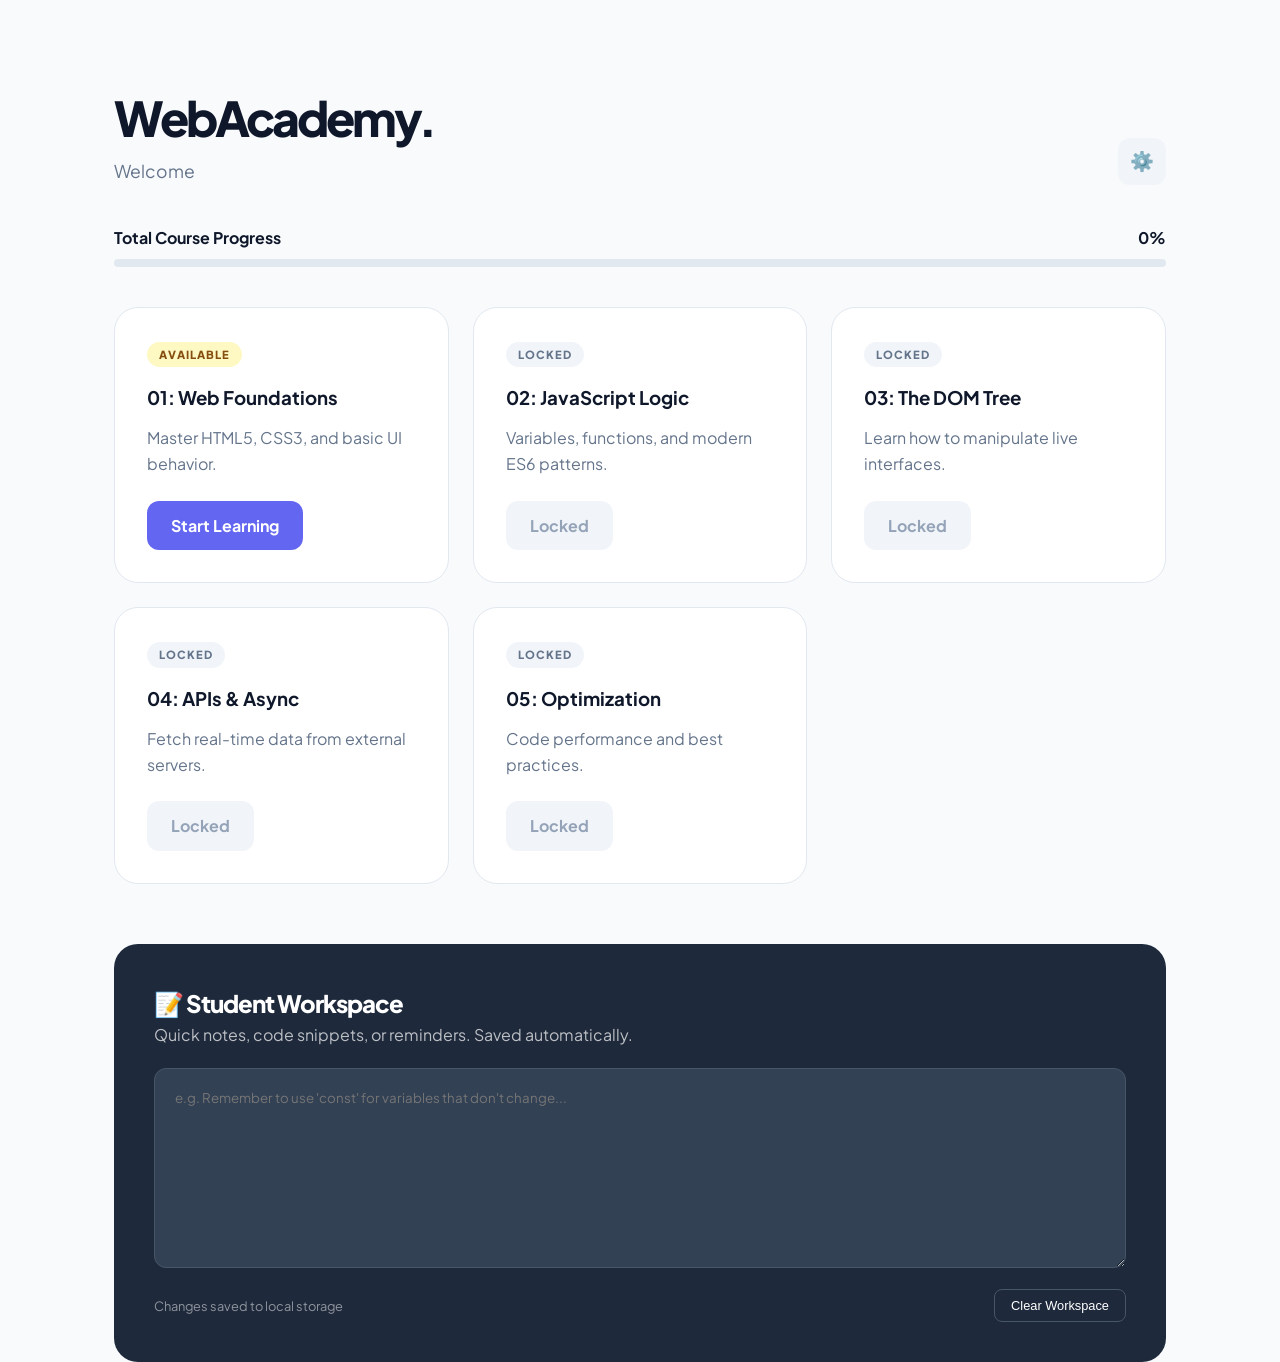
<file: index.html>
<!doctype html>
<html lang="en">
  <head>
    <meta charset="UTF-8" />
    <meta name="viewport" content="width=device-width, initial-scale=1.0" />
    <title>Dashboard | WebAcademy</title>
    <link rel="stylesheet" href="styles.css" />
    <link
      href="https://fonts.googleapis.com/css2?family=Plus+Jakarta+Sans:wght@400;500;600;700;800&display=swap"
      rel="stylesheet"
    />
    <style>
      /* Existing Styles */
      .header-section {
        padding: 80px 0 40px 0;
        display: flex;
        justify-content: space-between;
        align-items: flex-end;
      }
      .grid {
        display: grid;
        grid-template-columns: repeat(auto-fill, minmax(320px, 1fr));
        gap: 24px;
        margin-top: 40px;
      }
      .status-badge {
        font-size: 0.7rem;
        font-weight: 800;
        padding: 4px 12px;
        border-radius: 20px;
        text-transform: uppercase;
        letter-spacing: 1px;
        margin-bottom: 16px;
        display: inline-block;
      }
      .completed {
        background: #dcfce7;
        color: #166534;
      }
      .in-progress {
        background: #fef9c3;
        color: #854d0e;
      }
      .locked {
        background: #f1f5f9;
        color: #64748b;
      }
      .progress-bar-bg {
        width: 100%;
        height: 8px;
        background: #e2e8f0;
        border-radius: 4px;
        margin-bottom: 32px;
      }
      .progress-fill {
        height: 100%;
        background: var(--accent);
        border-radius: 4px;
        transition: width 1s ease;
      }

      /* New: Workspace & Settings Styles */
      .workspace-section {
        margin-top: 60px;
        padding: 40px;
        background: #1e293b;
        border-radius: 24px;
        color: white;
      }
      .notes-area {
        width: 100%;
        height: 200px;
        background: #334155;
        border: 1px solid #475569;
        border-radius: 12px;
        padding: 20px;
        color: white;
        font-family: inherit;
        margin-top: 20px;
        resize: vertical;
      }

      #settings-panel {
        display: none;
        position: fixed;
        top: 20px;
        right: 20px;
        background: white;
        border: 1px solid var(--border);
        padding: 24px;
        border-radius: 16px;
        box-shadow: 0 10px 25px rgba(0, 0, 0, 0.1);
        z-index: 1000;
        width: 260px;
        color: var(--text-main);
      }
      .settings-toggle-btn {
        background: #f1f5f9;
        border: none;
        padding: 12px;
        border-radius: 12px;
        cursor: pointer;
        font-size: 1.2rem;
        transition: background 0.2s;
      }
      .settings-toggle-btn:hover {
        background: #e2e8f0;
      }
    </style>
  </head>
  <body>
    <div id="settings-panel">
      <h3 style="margin-bottom: 16px; font-size: 1.1rem">Dashboard Settings</h3>
      <div style="margin-bottom: 20px">
        <label
          style="
            display: flex;
            align-items: center;
            gap: 10px;
            cursor: pointer;
            font-size: 0.9rem;
          "
        >
        </label>
      </div>
      <button
        class="btn-primary"
        style="width: 100%; background: #ef4444"
        onclick="resetProgress()"
      >
        Reset All Progress
      </button>
      <button
        style="
          width: 100%;
          background: none;
          border: none;
          margin-top: 15px;
          cursor: pointer;
          color: var(--text-muted);
        "
        onclick="toggleSettings()"
      >
        Close
      </button>
    </div>

    <main class="container">
      <header class="header-section">
        <div>
          <h1 style="font-size: 3rem; font-weight: 800; letter-spacing: -3px">
            WebAcademy.
          </h1>
          <p style="color: var(--text-muted); font-size: 1.1rem">Welcome</p>
        </div>
        <button class="settings-toggle-btn" onclick="toggleSettings()">
          ⚙️
        </button>
      </header>

      <div class="progress-section">
        <div
          style="
            display: flex;
            justify-content: space-between;
            margin-bottom: 8px;
            font-weight: 700;
          "
        >
          <span>Total Course Progress</span>
          <span id="progress-text">0%</span>
        </div>
        <div class="progress-bar-bg">
          <div id="progress-fill" class="progress-fill" style="width: 0%"></div>
        </div>
      </div>

      <div class="grid">
        <div class="glass-card" id="card1">
          <span id="status1" class="status-badge in-progress">Available</span>
          <h3>01: Web Foundations</h3>
          <p style="color: var(--text-muted); margin: 12px 0 24px 0">
            Master HTML5, CSS3, and basic UI behavior.
          </p>
          <a href="courses/module1.html" class="btn-primary" id="btn1"
            >Start Learning</a
          >
        </div>

        <div class="glass-card" id="card2">
          <span id="status2" class="status-badge locked">Locked</span>
          <h3>02: JavaScript Logic</h3>
          <p style="color: var(--text-muted); margin: 12px 0 24px 0">
            Variables, functions, and modern ES6 patterns.
          </p>
          <a
            href="courses/module2.html"
            class="btn-primary btn-locked"
            id="btn2"
            >Locked</a
          >
        </div>

        <div class="glass-card" id="card3">
          <span id="status3" class="status-badge locked">Locked</span>
          <h3>03: The DOM Tree</h3>
          <p style="color: var(--text-muted); margin: 12px 0 24px 0">
            Learn how to manipulate live interfaces.
          </p>
          <a
            href="courses/module3.html"
            class="btn-primary btn-locked"
            id="btn3"
            >Locked</a
          >
        </div>

        <div class="glass-card" id="card4">
          <span id="status4" class="status-badge locked">Locked</span>
          <h3>04: APIs & Async</h3>
          <p style="color: var(--text-muted); margin: 12px 0 24px 0">
            Fetch real-time data from external servers.
          </p>
          <a
            href="courses/module4.html"
            class="btn-primary btn-locked"
            id="btn4"
            >Locked</a
          >
        </div>

        <div class="glass-card" id="card5">
          <span id="status5" class="status-badge locked">Locked</span>
          <h3>05: Optimization</h3>
          <p style="color: var(--text-muted); margin: 12px 0 24px 0">
            Code performance and best practices.
          </p>
          <a
            href="courses/module5.html"
            class="btn-primary btn-locked"
            id="btn5"
            >Locked</a
          >
        </div>
      </div>

      <section class="workspace-section">
        <h2 style="font-weight: 800; letter-spacing: -1px">
          📝 Student Workspace
        </h2>
        <p style="opacity: 0.7">
          Quick notes, code snippets, or reminders. Saved automatically.
        </p>
        <textarea
          id="user-notes"
          class="notes-area"
          placeholder="e.g. Remember to use 'const' for variables that don't change..."
        ></textarea>
        <div
          style="
            margin-top: 15px;
            display: flex;
            justify-content: space-between;
            align-items: center;
          "
        >
          <span id="save-status" style="font-size: 0.8rem; opacity: 0.5"
            >Changes saved to local storage</span
          >
          <button
            onclick="clearNotes()"
            style="
              background: none;
              border: 1px solid #475569;
              color: white;
              padding: 8px 16px;
              border-radius: 8px;
              cursor: pointer;
              font-size: 0.8rem;
            "
          >
            Clear Workspace
          </button>
        </div>
      </section>
    </main>

    <script>
      document.addEventListener("DOMContentLoaded", () => {
        const modules = [1, 2, 3, 4, 5];
        let completedCount = 0;

        // --- MODULE PROGRESSION LOGIC ---
        modules.forEach((num) => {
          const isCompleted =
            localStorage.getItem(`module${num}_completed`) === "true";
          const statusBadge = document.getElementById(`status${num}`);
          const btn = document.getElementById(`btn${num}`);

          if (isCompleted) {
            completedCount++;
            statusBadge.innerText = "Completed";
            statusBadge.className = "status-badge completed";
            btn.innerText = "Review Lesson";

            const nextNum = num + 1;
            if (nextNum <= 5) {
              const nextBtn = document.getElementById(`btn${nextNum}`);
              const nextStatus = document.getElementById(`status${nextNum}`);
              nextBtn.classList.remove("btn-locked");
              nextBtn.innerText = "Continue";
              nextStatus.innerText = "Available";
              nextStatus.className = "status-badge in-progress";
            }
          }
        });

        const percent = (completedCount / 5) * 100;
        document.getElementById("progress-fill").style.width = percent + "%";
        document.getElementById("progress-text").innerText =
          Math.round(percent) + "%";

        // --- NOTES LOGIC ---
        const notesArea = document.getElementById("user-notes");
        const saveStatus = document.getElementById("save-status");

        // Load existing notes
        notesArea.value = localStorage.getItem("webacademy_notes") || "";

        // Save on input
        notesArea.addEventListener("input", () => {
          localStorage.setItem("webacademy_notes", notesArea.value);
          saveStatus.innerText = "Saving...";
          setTimeout(() => {
            saveStatus.innerText = "Changes saved to local storage";
          }, 1000);
        });
      });

      // --- SETTINGS FUNCTIONS ---
      function toggleSettings() {
        const panel = document.getElementById("settings-panel");
        panel.style.display =
          panel.style.display === "block" ? "none" : "block";
      }

      function resetProgress() {
        if (
          confirm(
            "Are you sure? This will lock all modules and delete your notes.",
          )
        ) {
          localStorage.clear();
          window.location.reload();
        }
      }

      function clearNotes() {
        if (confirm("Clear your workspace?")) {
          document.getElementById("user-notes").value = "";
          localStorage.removeItem("webacademy_notes");
        }
      }
    </script>
  </body>
</html>
</file>
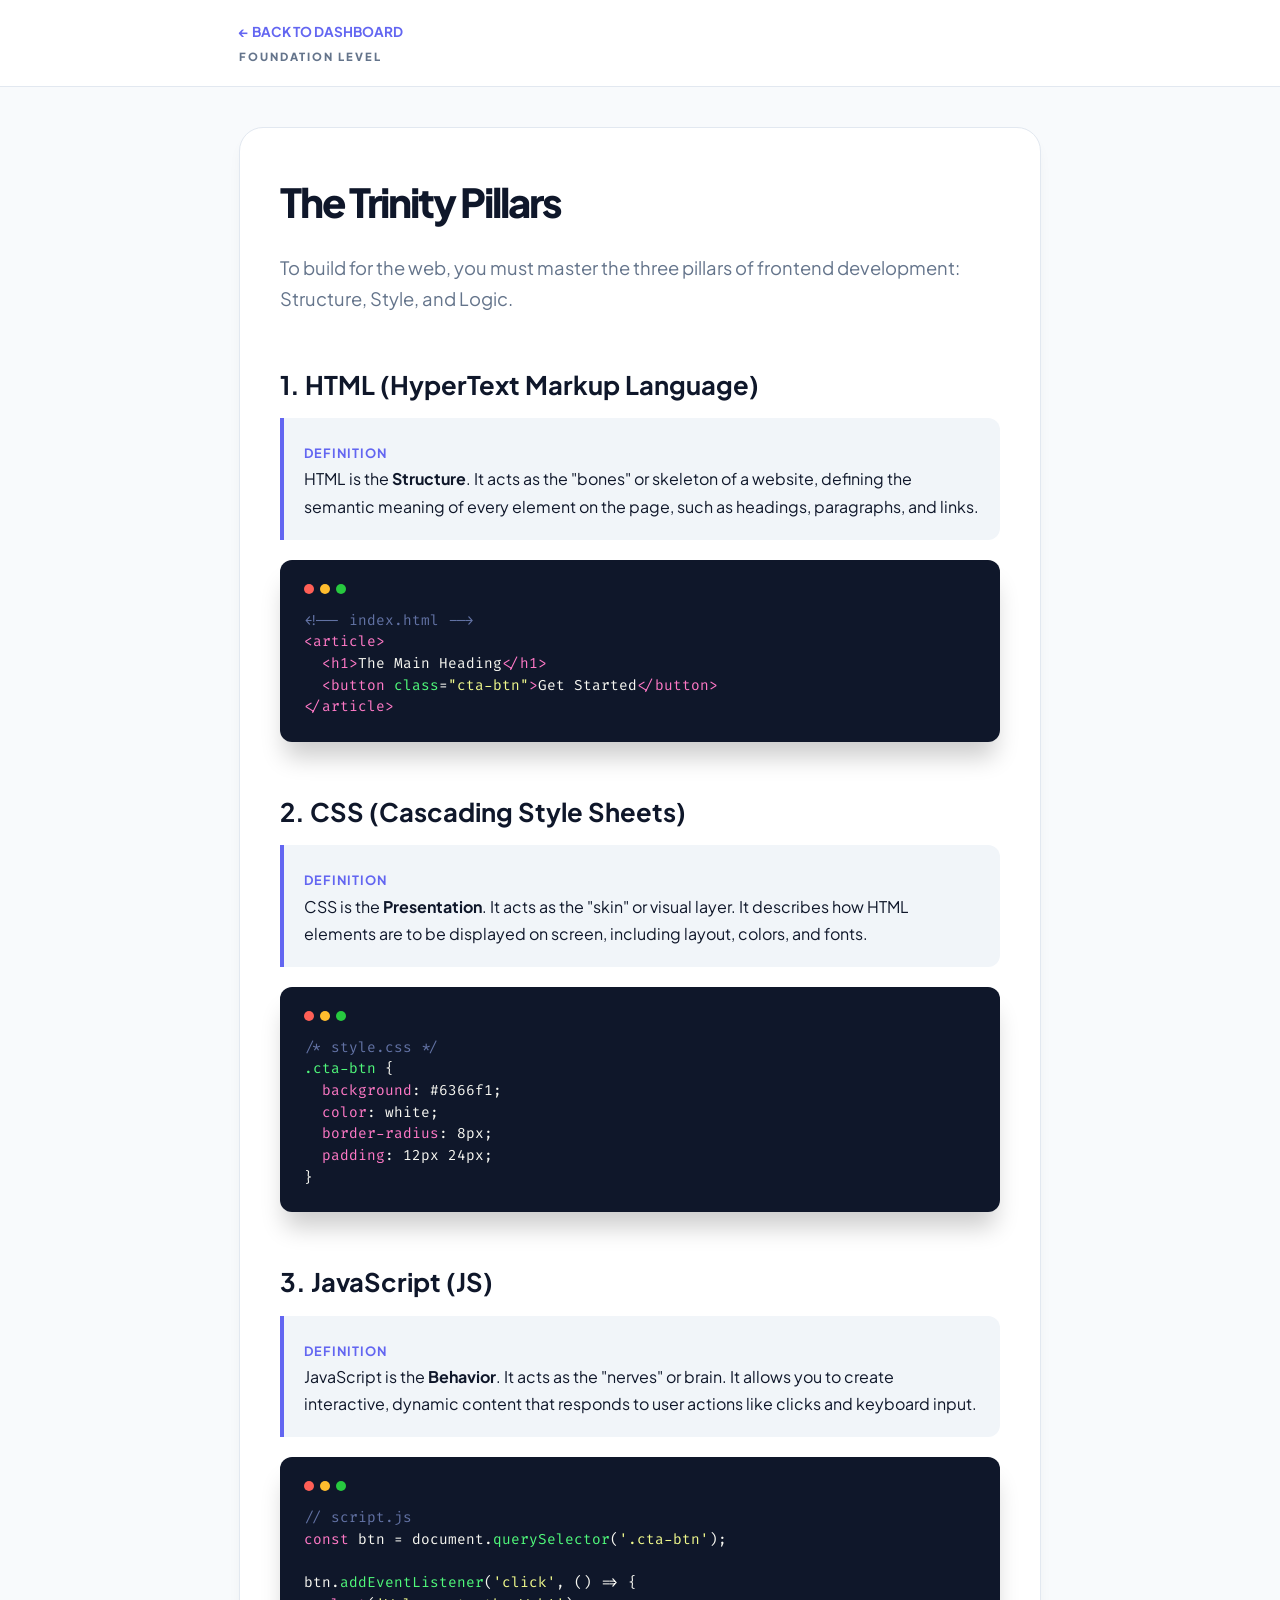
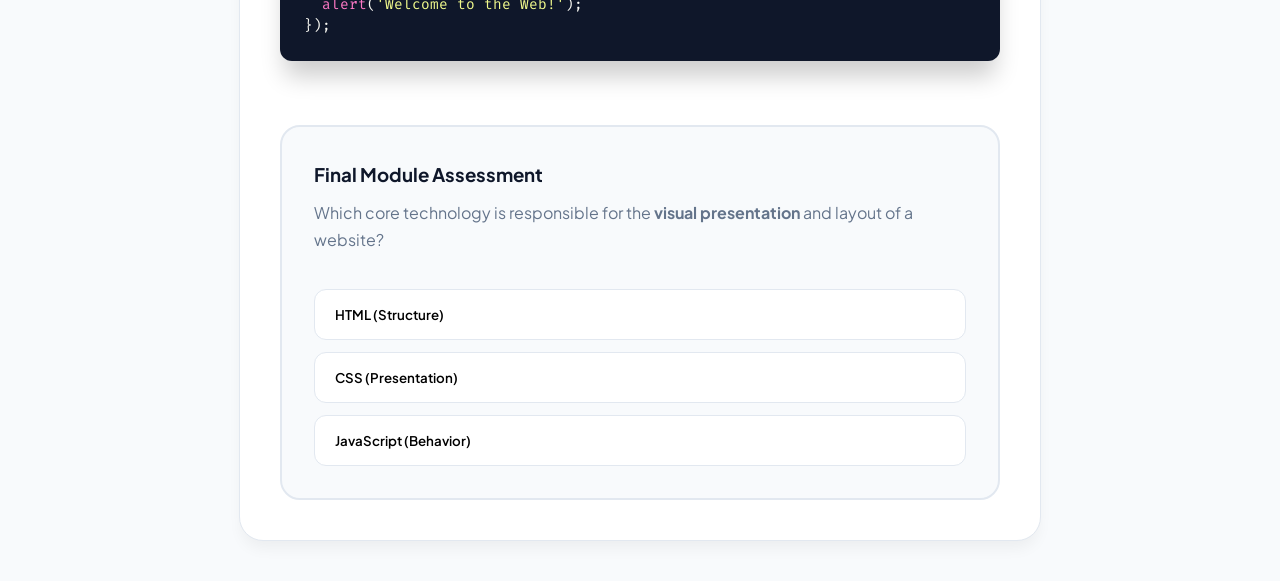
<file: courses/module1.html>
<!doctype html>
<html lang="en">
  <head>
    <meta charset="UTF-8" />
    <meta name="viewport" content="width=device-width, initial-scale=1.0" />
    <title>Module 1: The Trinity Pillars | WebAcademy</title>
    <link
      href="https://fonts.googleapis.com/css2?family=Plus+Jakarta+Sans:wght@400;500;600;700;800&family=Fira+Code:wght@400;500&display=swap"
      rel="stylesheet"
    />
    <style>
      :root {
        --accent: #6366f1;
        --bg: #f8fafc;
        --card: #ffffff;
        --text-main: #0f172a;
        --text-muted: #64748b;
        --border: #e2e8f0;
        --code-bg: #0f172a;
      }

      * {
        box-sizing: border-box;
        margin: 0;
        padding: 0;
      }

      body {
        background: var(--bg);
        font-family: "Plus Jakarta Sans", sans-serif;
        color: var(--text-main);
        line-height: 1.7;
      }

      /* --- NAVIGATION --- */
      .lesson-header {
        background: var(--card);
        border-bottom: 1px solid var(--border);
        padding: 20px 0;
        position: sticky;
        top: 0;
        z-index: 100;
      }

      .container {
        max-width: 850px;
        margin: 0 auto;
        padding: 0 24px;
      }

      .back-link {
        text-decoration: none;
        color: var(--accent);
        font-weight: 700;
        font-size: 0.85rem;
        display: flex;
        align-items: center;
        gap: 6px;
        margin-bottom: 4px;
      }

      /* --- LESSON CONTENT --- */
      .lesson-card {
        background: var(--card);
        border: 1px solid var(--border);
        border-radius: 24px;
        padding: 40px;
        margin: 40px 0;
        box-shadow: 0 10px 15px -3px rgba(0, 0, 0, 0.05);
      }

      h1 {
        font-size: 2.5rem;
        font-weight: 800;
        letter-spacing: -2px;
        margin-bottom: 16px;
      }
      h2 {
        font-size: 1.6rem;
        font-weight: 700;
        margin-top: 48px;
        margin-bottom: 12px;
        color: var(--text-main);
      }

      .intro-text {
        font-size: 1.15rem;
        color: var(--text-muted);
        margin-bottom: 32px;
      }

      .definition-box {
        background: #f1f5f9;
        border-left: 4px solid var(--accent);
        padding: 20px;
        border-radius: 0 12px 12px 0;
        margin-bottom: 20px;
      }

      .definition-box strong {
        color: var(--accent);
        text-transform: uppercase;
        font-size: 0.8rem;
        letter-spacing: 1px;
      }

      /* --- CODE TERMINAL --- */
      .terminal {
        background: var(--code-bg);
        border-radius: 12px;
        padding: 24px;
        margin-bottom: 32px;
        position: relative;
        box-shadow: 0 20px 25px -5px rgba(0, 0, 0, 0.2);
      }

      .terminal-header {
        display: flex;
        gap: 6px;
        margin-bottom: 16px;
      }
      .dot {
        width: 10px;
        height: 10px;
        border-radius: 50%;
      }
      .red {
        background: #ff5f56;
      }
      .yellow {
        background: #ffbd2e;
      }
      .green {
        background: #27c93f;
      }

      pre {
        margin: 0;
        color: #f8f8f2;
        font-family: "Fira Code", monospace;
        font-size: 0.9rem;
        overflow-x: auto;
        line-height: 1.5;
      }

      /* --- QUIZ UI --- */
      .quiz-section {
        background: #f8fafc;
        border: 2px solid var(--border);
        border-radius: 20px;
        padding: 32px;
        margin-top: 64px;
      }

      .option-btn {
        width: 100%;
        background: var(--card);
        border: 1px solid var(--border);
        padding: 16px 20px;
        border-radius: 12px;
        margin-top: 12px;
        cursor: pointer;
        font-weight: 600;
        font-family: inherit;
        text-align: left;
        transition: all 0.2s ease;
      }

      .option-btn:hover {
        border-color: var(--accent);
        transform: translateX(5px);
      }
      .option-btn.correct {
        border-color: #22c55e;
        background: #f0fdf4;
        color: #166534;
      }
      .option-btn.wrong {
        border-color: #ef4444;
        background: #fef2f2;
        color: #991b1b;
      }

      .btn-finish {
        background: var(--accent);
        color: white;
        border: none;
        padding: 18px;
        border-radius: 12px;
        font-weight: 800;
        font-size: 1rem;
        cursor: pointer;
        width: 100%;
        margin-top: 24px;
        transition: opacity 0.2s;
      }

      .btn-finish:hover {
        opacity: 0.9;
      }
    </style>
  </head>
  <body>
    <header class="lesson-header">
      <div class="container">
        <a href="../index.html" class="back-link">← BACK TO DASHBOARD</a>
        <div
          style="
            font-weight: 800;
            color: var(--text-muted);
            font-size: 0.7rem;
            text-transform: uppercase;
            letter-spacing: 2px;
          "
        >
          Foundation Level
        </div>
      </div>
    </header>

    <main class="container">
      <article class="lesson-card">
        <h1>The Trinity Pillars</h1>
        <p class="intro-text">
          To build for the web, you must master the three pillars of frontend
          development: Structure, Style, and Logic.
        </p>

        <section>
          <h2>1. HTML (HyperText Markup Language)</h2>
          <div class="definition-box">
            <strong>Definition</strong>
            <p>
              HTML is the <b>Structure</b>. It acts as the "bones" or skeleton
              of a website, defining the semantic meaning of every element on
              the page, such as headings, paragraphs, and links.
            </p>
          </div>
          <div class="terminal">
            <div class="terminal-header">
              <div class="dot red"></div>
              <div class="dot yellow"></div>
              <div class="dot green"></div>
            </div>
            <pre>
<span style="color: #6272a4;">&lt;!-- index.html --&gt;</span>
<span style="color: #ff79c6;">&lt;article&gt;</span>
  <span style="color: #ff79c6;">&lt;h1&gt;</span>The Main Heading<span style="color: #ff79c6;">&lt;/h1&gt;</span>
  <span style="color: #ff79c6;">&lt;button</span> <span style="color: #50fa7b;">class</span>=<span style="color: #f1fa8c;">"cta-btn"</span><span style="color: #ff79c6;">&gt;</span>Get Started<span style="color: #ff79c6;">&lt;/button&gt;</span>
<span style="color: #ff79c6;">&lt;/article&gt;</span></pre>
          </div>
        </section>

        <section>
          <h2>2. CSS (Cascading Style Sheets)</h2>
          <div class="definition-box">
            <strong>Definition</strong>
            <p>
              CSS is the <b>Presentation</b>. It acts as the "skin" or visual
              layer. It describes how HTML elements are to be displayed on
              screen, including layout, colors, and fonts.
            </p>
          </div>
          <div class="terminal">
            <div class="terminal-header">
              <div class="dot red"></div>
              <div class="dot yellow"></div>
              <div class="dot green"></div>
            </div>
            <pre>
<span style="color: #6272a4;">/* style.css */</span>
<span style="color: #50fa7b;">.cta-btn</span> {
  <span style="color: #ff79c6;">background</span>: #6366f1;
  <span style="color: #ff79c6;">color</span>: white;
  <span style="color: #ff79c6;">border-radius</span>: 8px;
  <span style="color: #ff79c6;">padding</span>: 12px 24px;
}</pre>
          </div>
        </section>

        <section>
          <h2>3. JavaScript (JS)</h2>
          <div class="definition-box">
            <strong>Definition</strong>
            <p>
              JavaScript is the <b>Behavior</b>. It acts as the "nerves" or
              brain. It allows you to create interactive, dynamic content that
              responds to user actions like clicks and keyboard input.
            </p>
          </div>
          <div class="terminal">
            <div class="terminal-header">
              <div class="dot red"></div>
              <div class="dot yellow"></div>
              <div class="dot green"></div>
            </div>
            <pre>
<span style="color: #6272a4;">// script.js</span>
<span style="color: #ff79c6;">const</span> btn = document.<span style="color: #50fa7b;">querySelector</span>(<span style="color: #f1fa8c;">'.cta-btn'</span>);

btn.<span style="color: #50fa7b;">addEventListener</span>(<span style="color: #f1fa8c;">'click'</span>, () => {
  <span style="color: #ff79c6;">alert</span>(<span style="color: #f1fa8c;">'Welcome to the Web!'</span>);
});</pre>
          </div>
        </section>

        <div id="quiz-ui" class="quiz-section">
          <h3 style="margin-bottom: 8px">Final Module Assessment</h3>
          <p style="color: var(--text-muted); margin-bottom: 24px">
            Which core technology is responsible for the
            <b>visual presentation</b> and layout of a website?
          </p>

          <button class="option-btn" onclick="checkAnswer(this, 'html')">
            HTML (Structure)
          </button>
          <button class="option-btn" onclick="checkAnswer(this, 'css')">
            CSS (Presentation)
          </button>
          <button class="option-btn" onclick="checkAnswer(this, 'js')">
            JavaScript (Behavior)
          </button>
        </div>

        <div
          id="success-ui"
          style="display: none; text-align: center; margin-top: 60px"
        >
          <div style="font-size: 4rem; margin-bottom: 16px">🏆</div>
          <h2 style="margin-bottom: 8px">Module 1 Completed!</h2>
          <p class="intro-text">
            You've mastered the definitions and roles of the Trinity Pillars.
          </p>
          <button onclick="saveAndExit()" class="btn-finish">
            Unlock Module 02 →
          </button>
        </div>
      </article>
    </main>

    <script>
      function checkAnswer(btn, choice) {
        const btns = document.querySelectorAll(".option-btn");

        if (choice === "css") {
          btn.classList.add("correct");
          btn.innerHTML = "✓ Correct! CSS handles visual style.";
          setTimeout(() => {
            document.getElementById("quiz-ui").style.display = "none";
            document.getElementById("success-ui").style.display = "block";
            window.scrollTo({
              top: document.body.scrollHeight,
              behavior: "smooth",
            });
          }, 800);
        } else {
          btn.classList.add("wrong");
          btn.innerHTML = "✕ Incorrect. Try again.";
          setTimeout(() => {
            btn.classList.remove("wrong");
            btn.innerHTML =
              choice === "html" ? "HTML (Structure)" : "JavaScript (Behavior)";
          }, 1500);
        }
      }

      function saveAndExit() {
        localStorage.setItem("module1_completed", "true");
        window.location.href = "../index.html";
      }
    </script>
  </body>
</html>
</file>
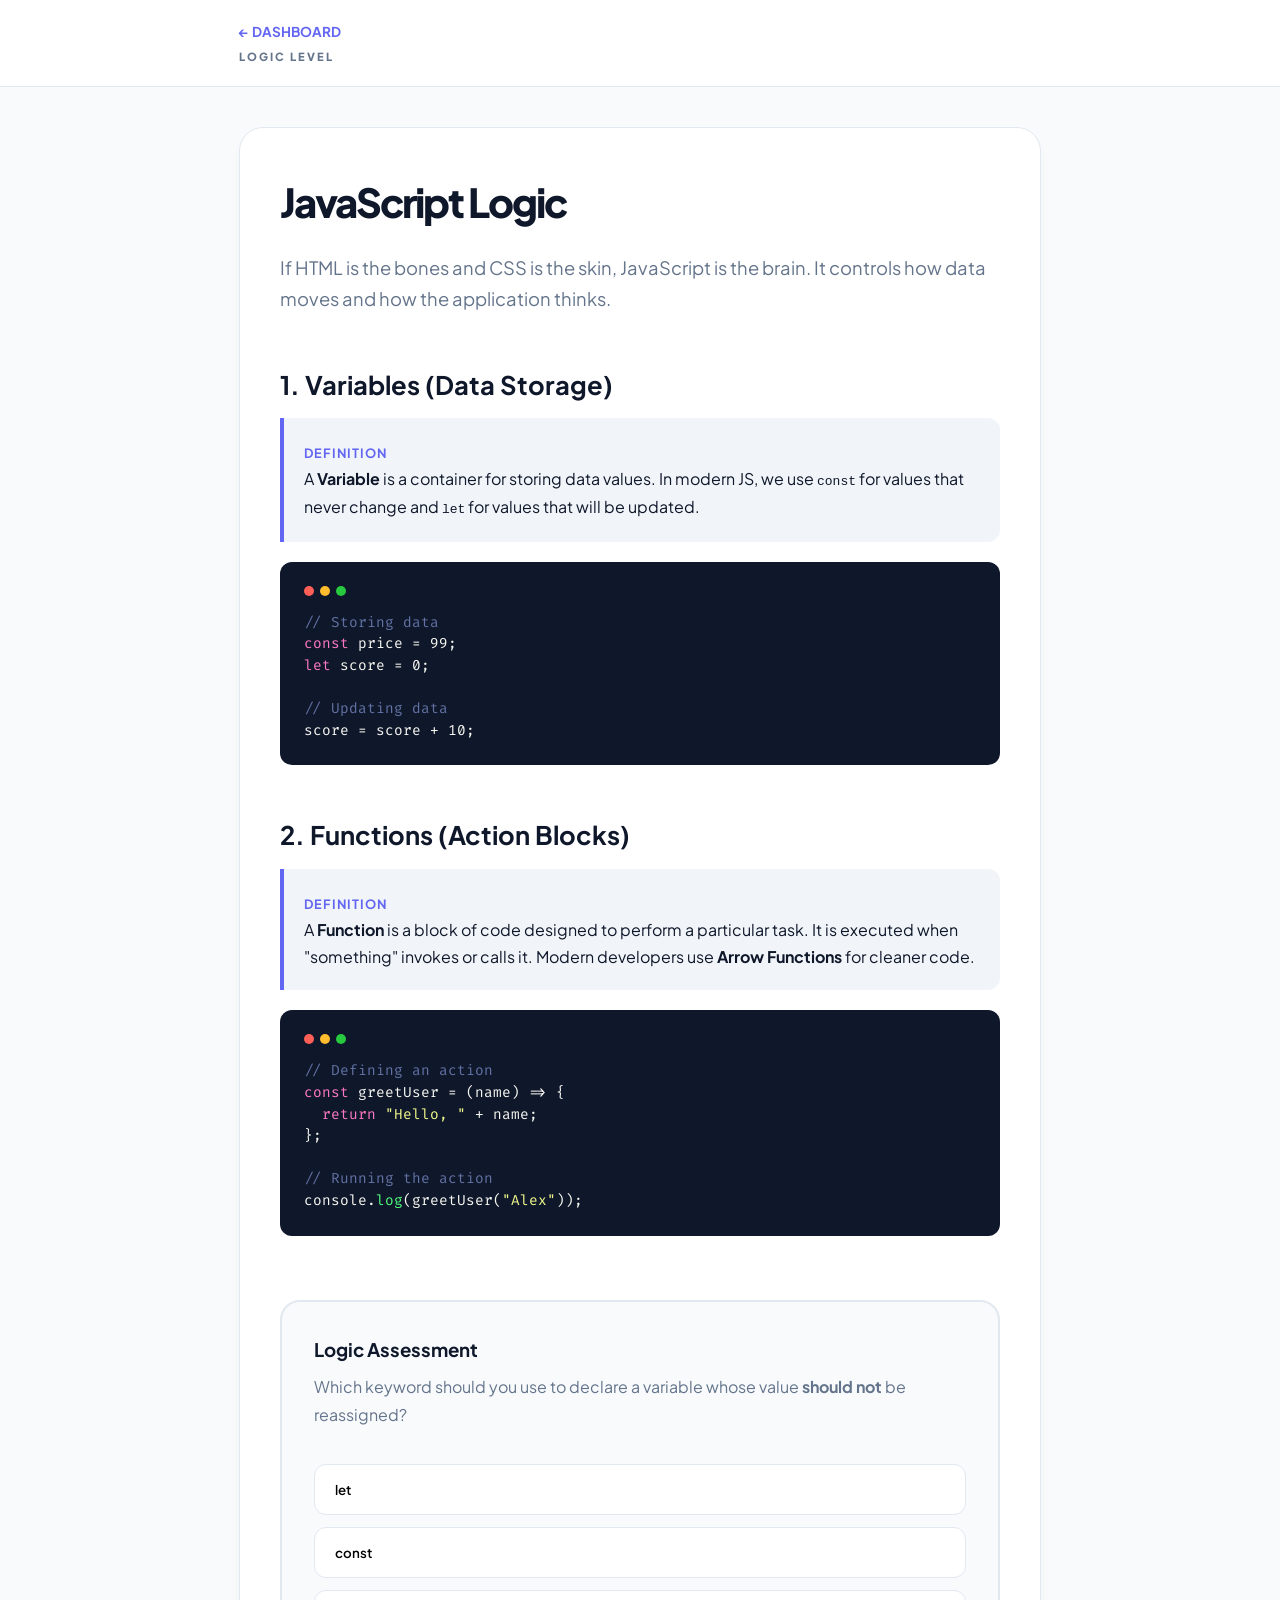
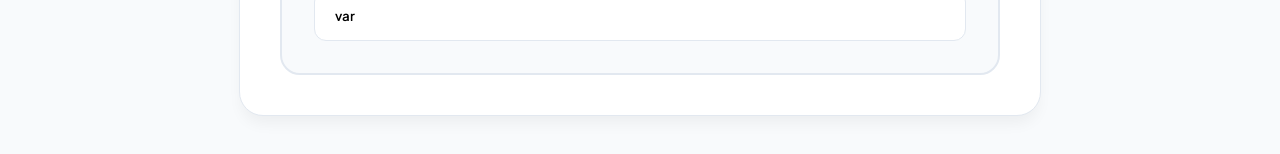
<file: courses/module2.html>
<!doctype html>
<html lang="en">
  <head>
    <meta charset="UTF-8" />
    <meta name="viewport" content="width=device-width, initial-scale=1.0" />
    <title>Module 2: JS Logic | WebAcademy</title>
    <link
      href="https://fonts.googleapis.com/css2?family=Plus+Jakarta+Sans:wght@400;500;600;700;800&family=Fira+Code:wght@400;500&display=swap"
      rel="stylesheet"
    />
    <style>
      :root {
        --accent: #6366f1;
        --bg: #f8fafc;
        --card: #ffffff;
        --text-main: #0f172a;
        --text-muted: #64748b;
        --border: #e2e8f0;
        --code-bg: #0f172a;
      }

      * {
        box-sizing: border-box;
        margin: 0;
        padding: 0;
      }

      body {
        background: var(--bg);
        font-family: "Plus Jakarta Sans", sans-serif;
        color: var(--text-main);
        line-height: 1.7;
      }

      /* --- NAVIGATION --- */
      .lesson-header {
        background: var(--card);
        border-bottom: 1px solid var(--border);
        padding: 20px 0;
        position: sticky;
        top: 0;
        z-index: 100;
      }

      .container {
        max-width: 850px;
        margin: 0 auto;
        padding: 0 24px;
      }

      .back-link {
        text-decoration: none;
        color: var(--accent);
        font-weight: 700;
        font-size: 0.85rem;
        display: flex;
        align-items: center;
        gap: 6px;
        margin-bottom: 4px;
      }

      /* --- LESSON CONTENT --- */
      .lesson-card {
        background: var(--card);
        border: 1px solid var(--border);
        border-radius: 24px;
        padding: 40px;
        margin: 40px 0;
        box-shadow: 0 10px 15px -3px rgba(0, 0, 0, 0.05);
      }

      h1 {
        font-size: 2.5rem;
        font-weight: 800;
        letter-spacing: -2px;
        margin-bottom: 16px;
      }
      h2 {
        font-size: 1.6rem;
        font-weight: 700;
        margin-top: 48px;
        margin-bottom: 12px;
        color: var(--text-main);
      }

      .intro-text {
        font-size: 1.15rem;
        color: var(--text-muted);
        margin-bottom: 32px;
      }

      .definition-box {
        background: #f1f5f9;
        border-left: 4px solid var(--accent);
        padding: 20px;
        border-radius: 0 12px 12px 0;
        margin-bottom: 20px;
      }

      .definition-box strong {
        color: var(--accent);
        text-transform: uppercase;
        font-size: 0.8rem;
        letter-spacing: 1px;
      }

      /* --- CODE TERMINAL --- */
      .terminal {
        background: var(--code-bg);
        border-radius: 12px;
        padding: 24px;
        margin-bottom: 32px;
        position: relative;
      }

      .terminal-header {
        display: flex;
        gap: 6px;
        margin-bottom: 16px;
      }
      .dot {
        width: 10px;
        height: 10px;
        border-radius: 50%;
      }
      .red {
        background: #ff5f56;
      }
      .yellow {
        background: #ffbd2e;
      }
      .green {
        background: #27c93f;
      }

      pre {
        margin: 0;
        color: #f8f8f2;
        font-family: "Fira Code", monospace;
        font-size: 0.9rem;
        overflow-x: auto;
        line-height: 1.5;
      }

      /* --- QUIZ UI --- */
      .quiz-section {
        background: #f8fafc;
        border: 2px solid var(--border);
        border-radius: 20px;
        padding: 32px;
        margin-top: 64px;
      }

      .option-btn {
        width: 100%;
        background: var(--card);
        border: 1px solid var(--border);
        padding: 16px 20px;
        border-radius: 12px;
        margin-top: 12px;
        cursor: pointer;
        font-weight: 600;
        font-family: inherit;
        text-align: left;
        transition: all 0.2s ease;
      }

      .option-btn:hover {
        border-color: var(--accent);
        transform: translateX(5px);
      }
      .option-btn.correct {
        border-color: #22c55e;
        background: #f0fdf4;
        color: #166534;
      }
      .option-btn.wrong {
        border-color: #ef4444;
        background: #fef2f2;
        color: #991b1b;
      }

      .btn-finish {
        background: var(--accent);
        color: white;
        border: none;
        padding: 18px;
        border-radius: 12px;
        font-weight: 800;
        font-size: 1rem;
        cursor: pointer;
        width: 100%;
        margin-top: 24px;
      }
    </style>
  </head>
  <body>
    <header class="lesson-header">
      <div class="container">
        <a href="../index.html" class="back-link">← DASHBOARD</a>
        <div
          style="
            font-weight: 800;
            color: var(--text-muted);
            font-size: 0.7rem;
            text-transform: uppercase;
            letter-spacing: 2px;
          "
        >
          Logic Level
        </div>
      </div>
    </header>

    <main class="container">
      <article class="lesson-card">
        <h1>JavaScript Logic</h1>
        <p class="intro-text">
          If HTML is the bones and CSS is the skin, JavaScript is the brain. It
          controls how data moves and how the application thinks.
        </p>

        <section>
          <h2>1. Variables (Data Storage)</h2>
          <div class="definition-box">
            <strong>Definition</strong>
            <p>
              A <b>Variable</b> is a container for storing data values. In
              modern JS, we use <code>const</code> for values that never change
              and <code>let</code> for values that will be updated.
            </p>
          </div>
          <div class="terminal">
            <div class="terminal-header">
              <div class="dot red"></div>
              <div class="dot yellow"></div>
              <div class="dot green"></div>
            </div>
            <pre>
<span style="color: #6272a4;">// Storing data</span>
<span style="color: #ff79c6;">const</span> price = 99; 
<span style="color: #ff79c6;">let</span> score = 0;

<span style="color: #6272a4;">// Updating data</span>
score = score + 10;</pre>
          </div>
        </section>

        <section>
          <h2>2. Functions (Action Blocks)</h2>
          <div class="definition-box">
            <strong>Definition</strong>
            <p>
              A <b>Function</b> is a block of code designed to perform a
              particular task. It is executed when "something" invokes or calls
              it. Modern developers use <b>Arrow Functions</b> for cleaner code.
            </p>
          </div>
          <div class="terminal">
            <div class="terminal-header">
              <div class="dot red"></div>
              <div class="dot yellow"></div>
              <div class="dot green"></div>
            </div>
            <pre>
<span style="color: #6272a4;">// Defining an action</span>
<span style="color: #ff79c6;">const</span> greetUser = (name) => {
  <span style="color: #ff79c6;">return</span> <span style="color: #f1fa8c;">"Hello, "</span> + name;
};

<span style="color: #6272a4;">// Running the action</span>
console.<span style="color: #50fa7b;">log</span>(greetUser(<span style="color: #f1fa8c;">"Alex"</span>));</pre>
          </div>
        </section>

        <div id="quiz-ui" class="quiz-section">
          <h3 style="margin-bottom: 8px">Logic Assessment</h3>
          <p style="color: var(--text-muted); margin-bottom: 24px">
            Which keyword should you use to declare a variable whose value
            <b>should not</b> be reassigned?
          </p>

          <button class="option-btn" onclick="checkAnswer(this, 'let')">
            let
          </button>
          <button class="option-btn" onclick="checkAnswer(this, 'const')">
            const
          </button>
          <button class="option-btn" onclick="checkAnswer(this, 'var')">
            var
          </button>
        </div>

        <div
          id="success-ui"
          style="display: none; text-align: center; margin-top: 60px"
        >
          <div style="font-size: 4rem; margin-bottom: 16px">🧠</div>
          <h2 style="margin-bottom: 8px">Module 2 Completed!</h2>
          <p class="intro-text">
            You've mastered the fundamentals of data and functional logic.
          </p>
          <button onclick="saveAndExit()" class="btn-finish">
            Unlock Module 03 →
          </button>
        </div>
      </article>
    </main>

    <script>
      function checkAnswer(btn, choice) {
        if (choice === "const") {
          btn.classList.add("correct");
          btn.innerHTML = "✓ Correct! Const is for constants.";
          setTimeout(() => {
            document.getElementById("quiz-ui").style.display = "none";
            document.getElementById("success-ui").style.display = "block";
            window.scrollTo({
              top: document.body.scrollHeight,
              behavior: "smooth",
            });
          }, 800);
        } else {
          btn.classList.add("wrong");
          btn.innerHTML = "✕ Incorrect. That value can be changed.";
          setTimeout(() => {
            btn.classList.remove("wrong");
            btn.innerHTML = choice;
          }, 1500);
        }
      }

      function saveAndExit() {
        localStorage.setItem("module2_completed", "true");
        window.location.href = "../index.html";
      }
    </script>
  </body>
</html>
</file>
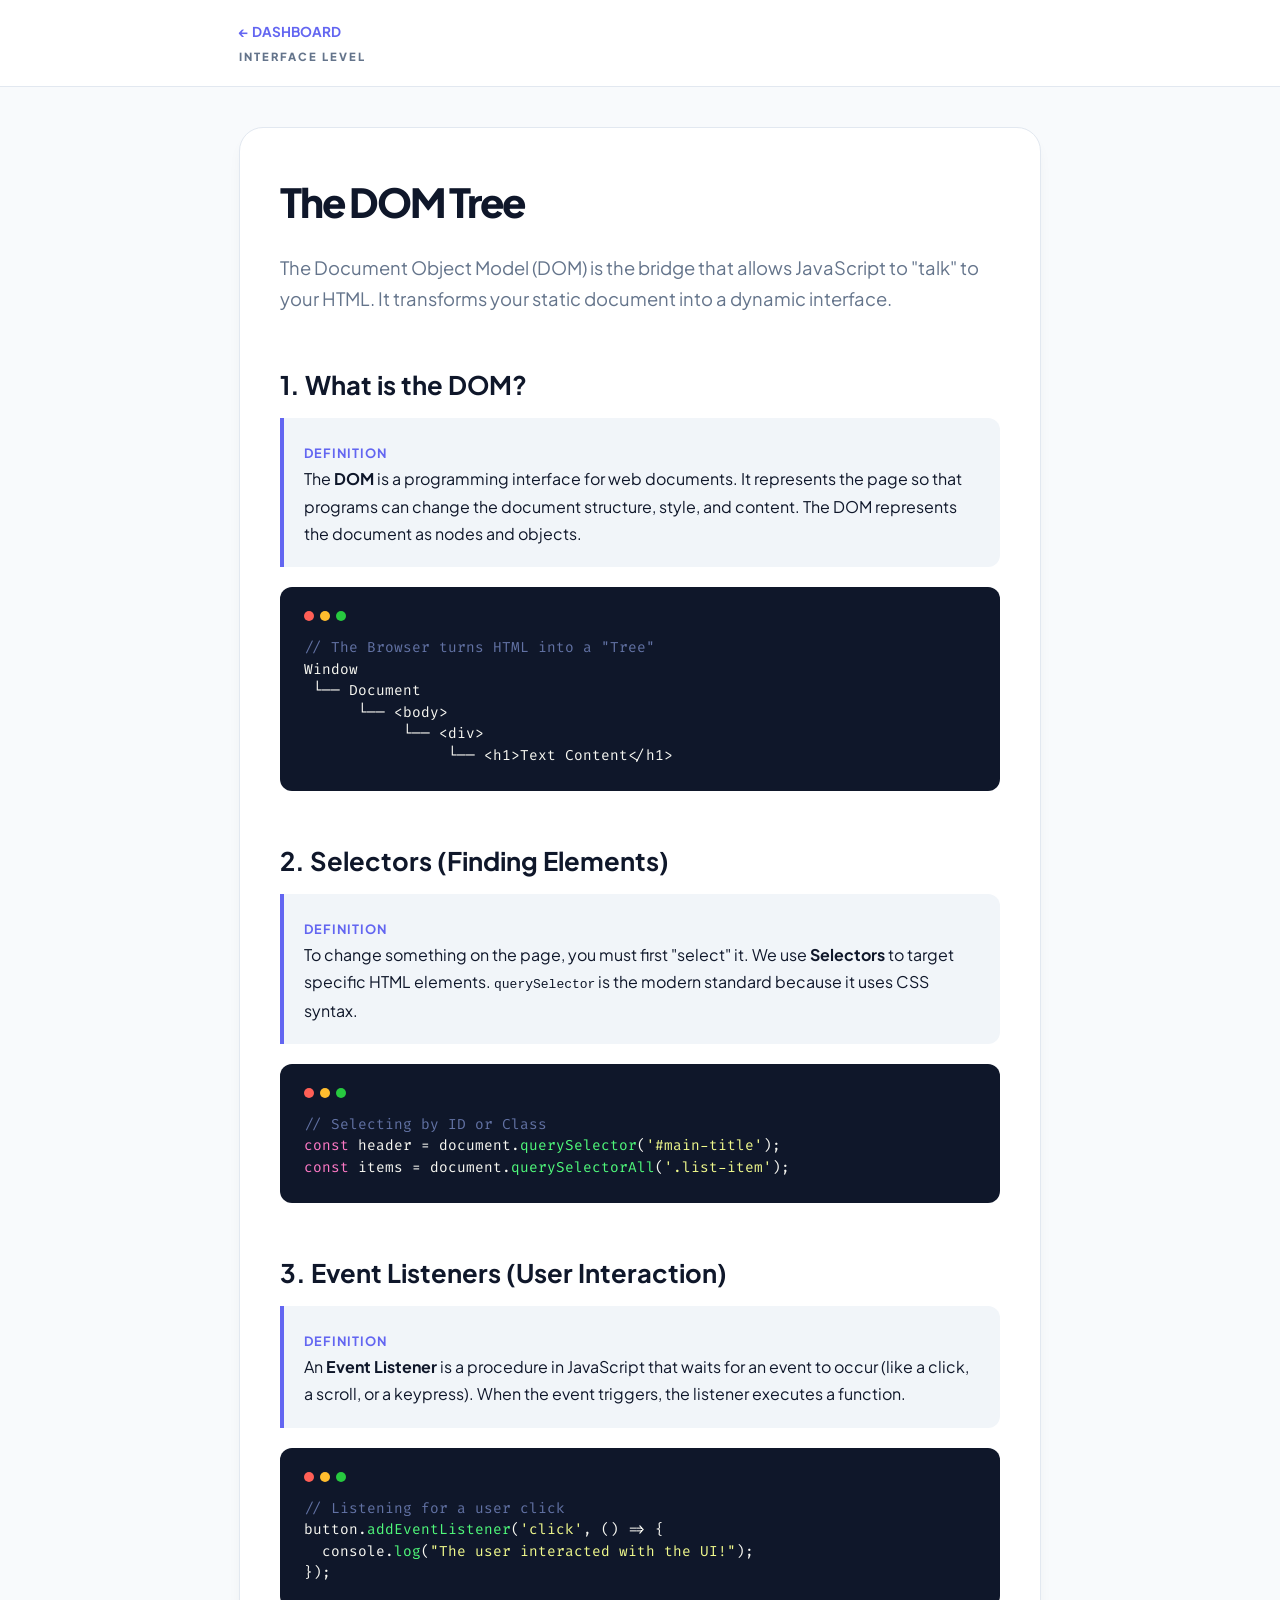
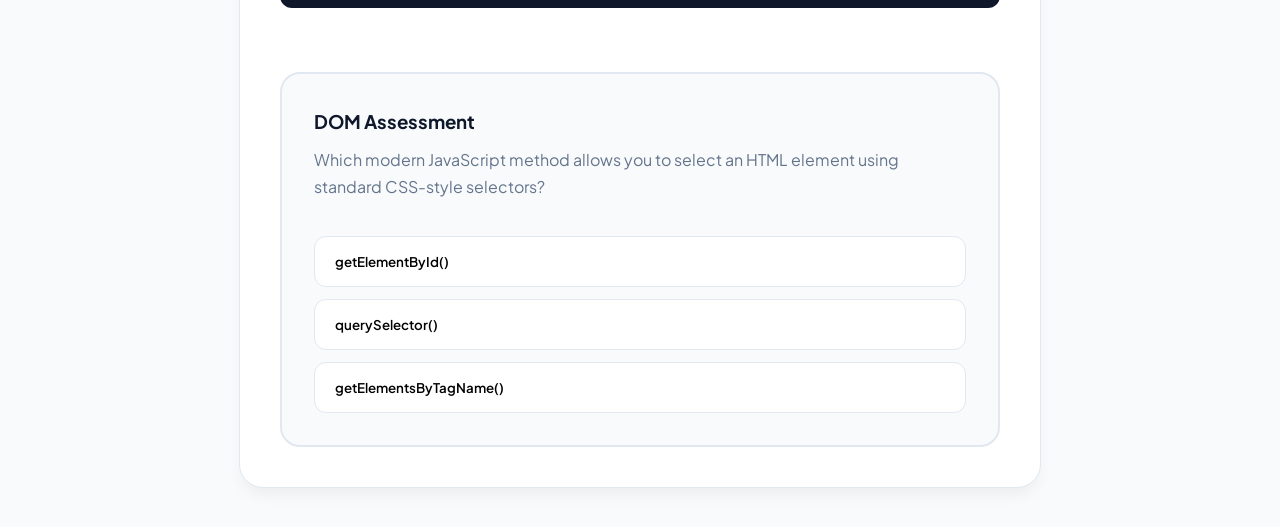
<file: courses/module3.html>
<!doctype html>
<html lang="en">
  <head>
    <meta charset="UTF-8" />
    <meta name="viewport" content="width=device-width, initial-scale=1.0" />
    <title>Module 3: The DOM | WebAcademy</title>
    <link
      href="https://fonts.googleapis.com/css2?family=Plus+Jakarta+Sans:wght@400;500;600;700;800&family=Fira+Code:wght@400;500&display=swap"
      rel="stylesheet"
    />
    <style>
      :root {
        --accent: #6366f1;
        --bg: #f8fafc;
        --card: #ffffff;
        --text-main: #0f172a;
        --text-muted: #64748b;
        --border: #e2e8f0;
        --code-bg: #0f172a;
      }

      * {
        box-sizing: border-box;
        margin: 0;
        padding: 0;
      }

      body {
        background: var(--bg);
        font-family: "Plus Jakarta Sans", sans-serif;
        color: var(--text-main);
        line-height: 1.7;
      }

      /* --- NAVIGATION --- */
      .lesson-header {
        background: var(--card);
        border-bottom: 1px solid var(--border);
        padding: 20px 0;
        position: sticky;
        top: 0;
        z-index: 100;
      }

      .container {
        max-width: 850px;
        margin: 0 auto;
        padding: 0 24px;
      }

      .back-link {
        text-decoration: none;
        color: var(--accent);
        font-weight: 700;
        font-size: 0.85rem;
        display: flex;
        align-items: center;
        gap: 6px;
        margin-bottom: 4px;
      }

      /* --- LESSON CONTENT --- */
      .lesson-card {
        background: var(--card);
        border: 1px solid var(--border);
        border-radius: 24px;
        padding: 40px;
        margin: 40px 0;
        box-shadow: 0 10px 15px -3px rgba(0, 0, 0, 0.05);
      }

      h1 {
        font-size: 2.5rem;
        font-weight: 800;
        letter-spacing: -2px;
        margin-bottom: 16px;
      }
      h2 {
        font-size: 1.6rem;
        font-weight: 700;
        margin-top: 48px;
        margin-bottom: 12px;
        color: var(--text-main);
      }

      .intro-text {
        font-size: 1.15rem;
        color: var(--text-muted);
        margin-bottom: 32px;
      }

      .definition-box {
        background: #f1f5f9;
        border-left: 4px solid var(--accent);
        padding: 20px;
        border-radius: 0 12px 12px 0;
        margin-bottom: 20px;
      }

      .definition-box strong {
        color: var(--accent);
        text-transform: uppercase;
        font-size: 0.8rem;
        letter-spacing: 1px;
      }

      /* --- CODE TERMINAL --- */
      .terminal {
        background: var(--code-bg);
        border-radius: 12px;
        padding: 24px;
        margin-bottom: 32px;
        position: relative;
      }

      .terminal-header {
        display: flex;
        gap: 6px;
        margin-bottom: 16px;
      }
      .dot {
        width: 10px;
        height: 10px;
        border-radius: 50%;
      }
      .red {
        background: #ff5f56;
      }
      .yellow {
        background: #ffbd2e;
      }
      .green {
        background: #27c93f;
      }

      pre {
        margin: 0;
        color: #f8f8f2;
        font-family: "Fira Code", monospace;
        font-size: 0.9rem;
        overflow-x: auto;
        line-height: 1.5;
      }

      /* --- QUIZ UI --- */
      .quiz-section {
        background: #f8fafc;
        border: 2px solid var(--border);
        border-radius: 20px;
        padding: 32px;
        margin-top: 64px;
      }

      .option-btn {
        width: 100%;
        background: var(--card);
        border: 1px solid var(--border);
        padding: 16px 20px;
        border-radius: 12px;
        margin-top: 12px;
        cursor: pointer;
        font-weight: 600;
        font-family: inherit;
        text-align: left;
        transition: all 0.2s ease;
      }

      .option-btn:hover {
        border-color: var(--accent);
        transform: translateX(5px);
      }
      .option-btn.correct {
        border-color: #22c55e;
        background: #f0fdf4;
        color: #166534;
      }
      .option-btn.wrong {
        border-color: #ef4444;
        background: #fef2f2;
        color: #991b1b;
      }

      .btn-finish {
        background: var(--accent);
        color: white;
        border: none;
        padding: 18px;
        border-radius: 12px;
        font-weight: 800;
        font-size: 1rem;
        cursor: pointer;
        width: 100%;
        margin-top: 24px;
      }
    </style>
  </head>
  <body>
    <header class="lesson-header">
      <div class="container">
        <a href="../index.html" class="back-link">← DASHBOARD</a>
        <div
          style="
            font-weight: 800;
            color: var(--text-muted);
            font-size: 0.7rem;
            text-transform: uppercase;
            letter-spacing: 2px;
          "
        >
          Interface Level
        </div>
      </div>
    </header>

    <main class="container">
      <article class="lesson-card">
        <h1>The DOM Tree</h1>
        <p class="intro-text">
          The Document Object Model (DOM) is the bridge that allows JavaScript
          to "talk" to your HTML. It transforms your static document into a
          dynamic interface.
        </p>

        <section>
          <h2>1. What is the DOM?</h2>
          <div class="definition-box">
            <strong>Definition</strong>
            <p>
              The <b>DOM</b> is a programming interface for web documents. It
              represents the page so that programs can change the document
              structure, style, and content. The DOM represents the document as
              nodes and objects.
            </p>
          </div>
          <div class="terminal">
            <div class="terminal-header">
              <div class="dot red"></div>
              <div class="dot yellow"></div>
              <div class="dot green"></div>
            </div>
            <pre>
<span style="color: #6272a4;">// The Browser turns HTML into a "Tree"</span>
Window
 └── Document
      └── &lt;body&gt;
           └── &lt;div&gt;
                └── &lt;h1&gt;Text Content&lt;/h1&gt;</pre>
          </div>
        </section>

        <section>
          <h2>2. Selectors (Finding Elements)</h2>
          <div class="definition-box">
            <strong>Definition</strong>
            <p>
              To change something on the page, you must first "select" it. We
              use <b>Selectors</b> to target specific HTML elements.
              <code>querySelector</code> is the modern standard because it uses
              CSS syntax.
            </p>
          </div>
          <div class="terminal">
            <div class="terminal-header">
              <div class="dot red"></div>
              <div class="dot yellow"></div>
              <div class="dot green"></div>
            </div>
            <pre>
<span style="color: #6272a4;">// Selecting by ID or Class</span>
<span style="color: #ff79c6;">const</span> header = document.<span style="color: #50fa7b;">querySelector</span>(<span style="color: #f1fa8c;">'#main-title'</span>);
<span style="color: #ff79c6;">const</span> items = document.<span style="color: #50fa7b;">querySelectorAll</span>(<span style="color: #f1fa8c;">'.list-item'</span>);</pre>
          </div>
        </section>

        <section>
          <h2>3. Event Listeners (User Interaction)</h2>
          <div class="definition-box">
            <strong>Definition</strong>
            <p>
              An <b>Event Listener</b> is a procedure in JavaScript that waits
              for an event to occur (like a click, a scroll, or a keypress).
              When the event triggers, the listener executes a function.
            </p>
          </div>
          <div class="terminal">
            <div class="terminal-header">
              <div class="dot red"></div>
              <div class="dot yellow"></div>
              <div class="dot green"></div>
            </div>
            <pre>
<span style="color: #6272a4;">// Listening for a user click</span>
button.<span style="color: #50fa7b;">addEventListener</span>(<span style="color: #f1fa8c;">'click'</span>, () => {
  console.<span style="color: #50fa7b;">log</span>(<span style="color: #f1fa8c;">"The user interacted with the UI!"</span>);
});</pre>
          </div>
        </section>

        <div id="quiz-ui" class="quiz-section">
          <h3 style="margin-bottom: 8px">DOM Assessment</h3>
          <p style="color: var(--text-muted); margin-bottom: 24px">
            Which modern JavaScript method allows you to select an HTML element
            using standard CSS-style selectors?
          </p>

          <button class="option-btn" onclick="checkAnswer(this, 'id')">
            getElementById()
          </button>
          <button class="option-btn" onclick="checkAnswer(this, 'query')">
            querySelector()
          </button>
          <button class="option-btn" onclick="checkAnswer(this, 'tag')">
            getElementsByTagName()
          </button>
        </div>

        <div
          id="success-ui"
          style="display: none; text-align: center; margin-top: 60px"
        >
          <div style="font-size: 4rem; margin-bottom: 16px">🎨</div>
          <h2 style="margin-bottom: 8px">Module 3 Completed!</h2>
          <p class="intro-text">
            You now know how to manipulate the interface and respond to user
            intent.
          </p>
          <button onclick="saveAndExit()" class="btn-finish">
            Unlock Module 04 →
          </button>
        </div>
      </article>
    </main>

    <script>
      function checkAnswer(btn, choice) {
        if (choice === "query") {
          btn.classList.add("correct");
          btn.innerHTML = "✓ Correct! querySelector is the versatile standard.";
          setTimeout(() => {
            document.getElementById("quiz-ui").style.display = "none";
            document.getElementById("success-ui").style.display = "block";
            window.scrollTo({
              top: document.body.scrollHeight,
              behavior: "smooth",
            });
          }, 800);
        } else {
          btn.classList.add("wrong");
          btn.innerHTML =
            "✕ Not quite. Think about the most modern CSS-like method.";
          setTimeout(() => {
            btn.classList.remove("wrong");
            btn.innerHTML =
              choice === "id" ? "getElementById()" : "getElementsByTagName()";
          }, 1500);
        }
      }

      function saveAndExit() {
        localStorage.setItem("module3_completed", "true");
        window.location.href = "../index.html";
      }
    </script>
  </body>
</html>
</file>
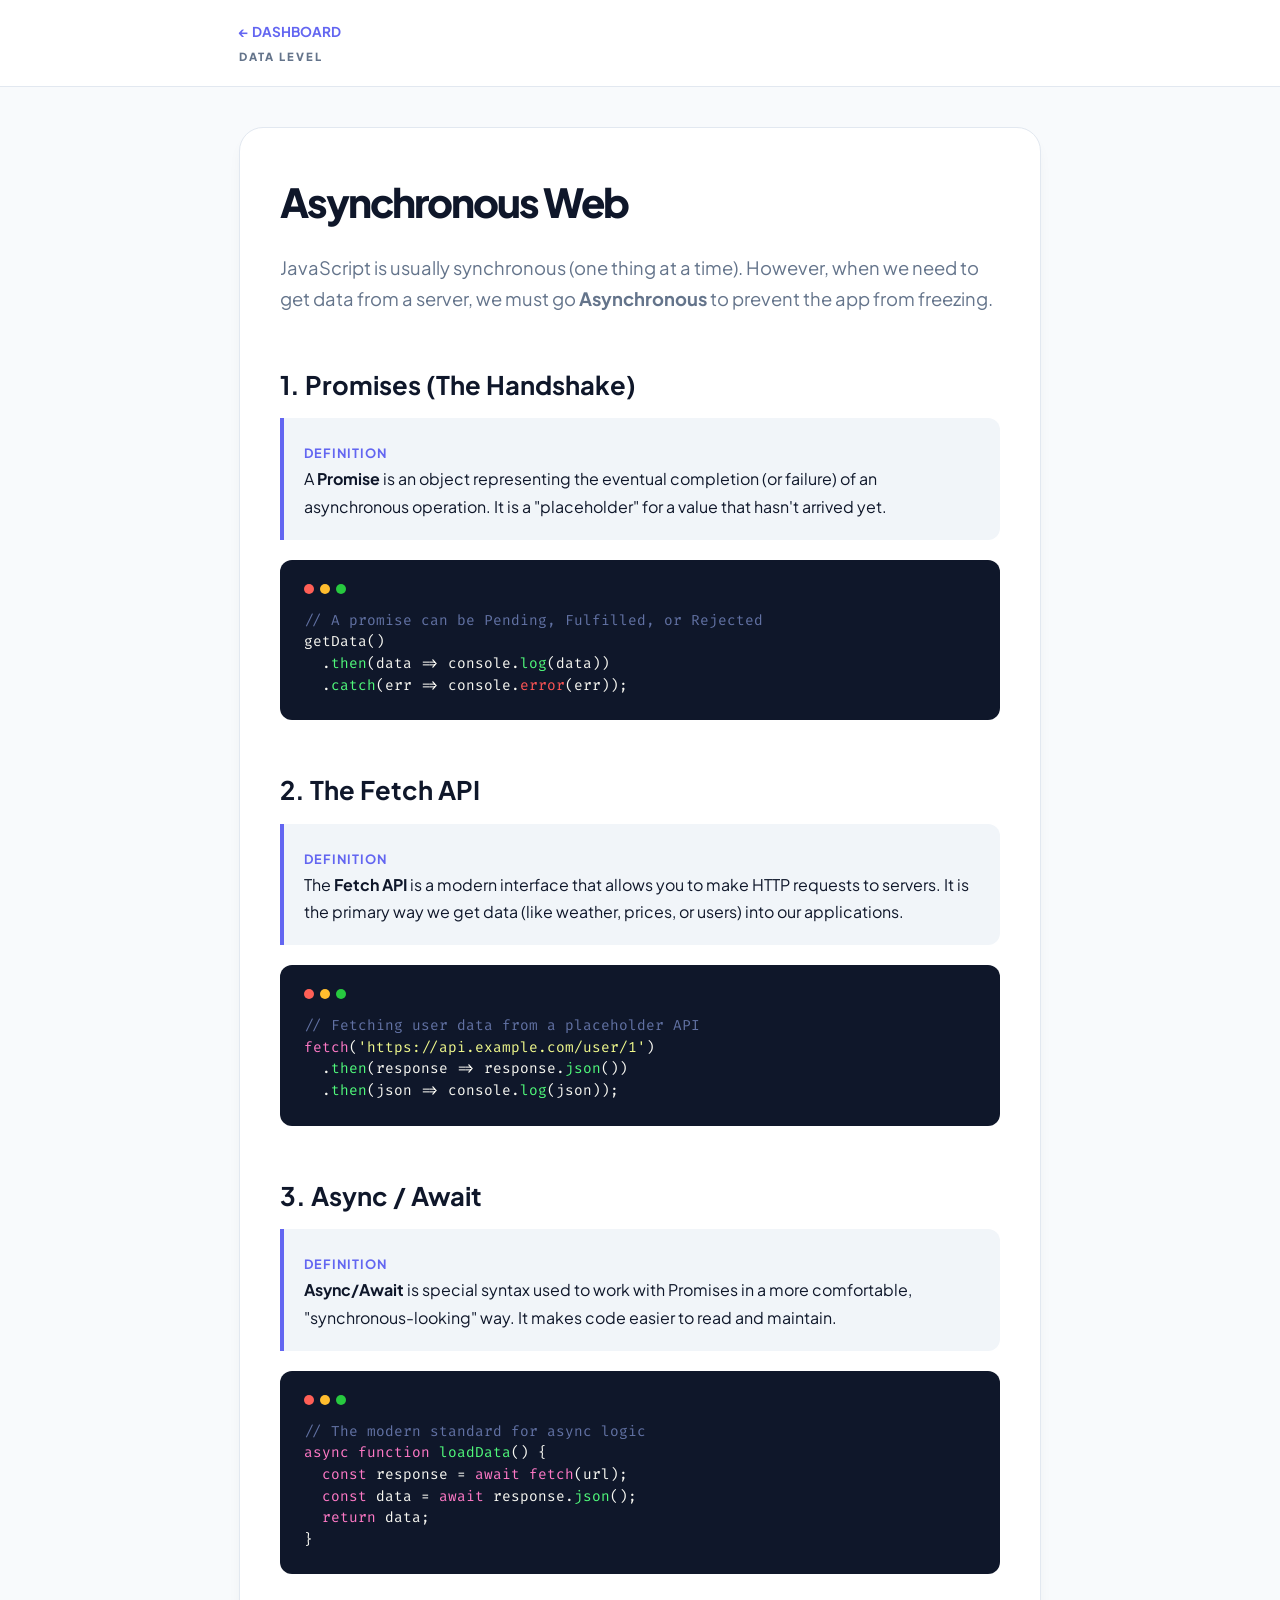
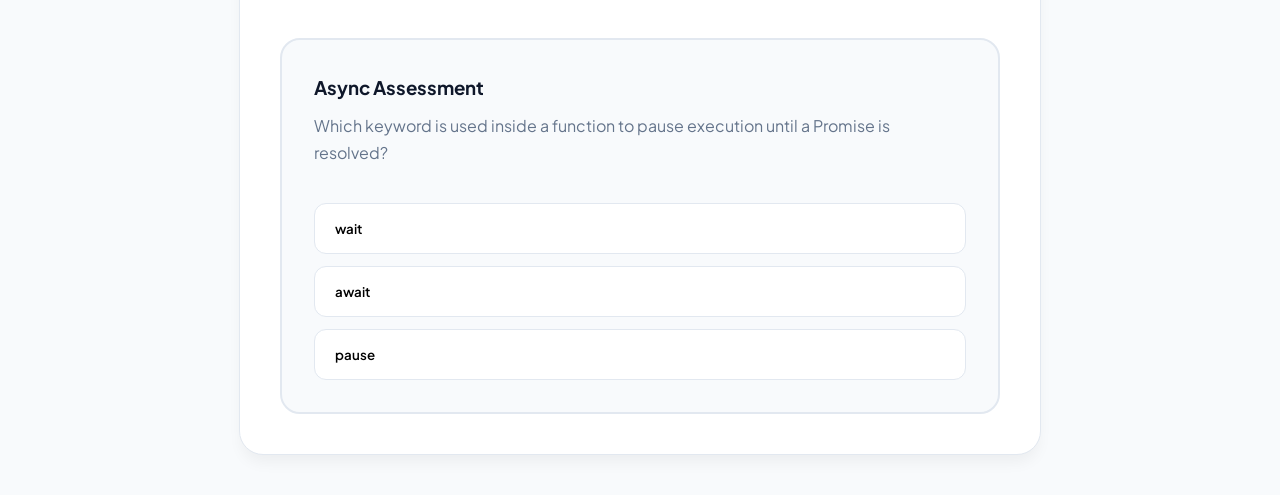
<file: courses/module4.html>
<!doctype html>
<html lang="en">
  <head>
    <meta charset="UTF-8" />
    <meta name="viewport" content="width=device-width, initial-scale=1.0" />
    <title>Module 4: Async & APIs | WebAcademy</title>
    <link
      href="https://fonts.googleapis.com/css2?family=Plus+Jakarta+Sans:wght@400;500;600;700;800&family=Fira+Code:wght@400;500&display=swap"
      rel="stylesheet"
    />
    <style>
      :root {
        --accent: #6366f1;
        --bg: #f8fafc;
        --card: #ffffff;
        --text-main: #0f172a;
        --text-muted: #64748b;
        --border: #e2e8f0;
        --code-bg: #0f172a;
      }

      * {
        box-sizing: border-box;
        margin: 0;
        padding: 0;
      }

      body {
        background: var(--bg);
        font-family: "Plus Jakarta Sans", sans-serif;
        color: var(--text-main);
        line-height: 1.7;
      }

      /* --- NAVIGATION --- */
      .lesson-header {
        background: var(--card);
        border-bottom: 1px solid var(--border);
        padding: 20px 0;
        position: sticky;
        top: 0;
        z-index: 100;
      }

      .container {
        max-width: 850px;
        margin: 0 auto;
        padding: 0 24px;
      }

      .back-link {
        text-decoration: none;
        color: var(--accent);
        font-weight: 700;
        font-size: 0.85rem;
        display: flex;
        align-items: center;
        gap: 6px;
        margin-bottom: 4px;
      }

      /* --- LESSON CONTENT --- */
      .lesson-card {
        background: var(--card);
        border: 1px solid var(--border);
        border-radius: 24px;
        padding: 40px;
        margin: 40px 0;
        box-shadow: 0 10px 15px -3px rgba(0, 0, 0, 0.05);
      }

      h1 {
        font-size: 2.5rem;
        font-weight: 800;
        letter-spacing: -2px;
        margin-bottom: 16px;
      }
      h2 {
        font-size: 1.6rem;
        font-weight: 700;
        margin-top: 48px;
        margin-bottom: 12px;
        color: var(--text-main);
      }

      .intro-text {
        font-size: 1.15rem;
        color: var(--text-muted);
        margin-bottom: 32px;
      }

      .definition-box {
        background: #f1f5f9;
        border-left: 4px solid var(--accent);
        padding: 20px;
        border-radius: 0 12px 12px 0;
        margin-bottom: 20px;
      }

      .definition-box strong {
        color: var(--accent);
        text-transform: uppercase;
        font-size: 0.8rem;
        letter-spacing: 1px;
      }

      /* --- CODE TERMINAL --- */
      .terminal {
        background: var(--code-bg);
        border-radius: 12px;
        padding: 24px;
        margin-bottom: 32px;
        position: relative;
      }

      .terminal-header {
        display: flex;
        gap: 6px;
        margin-bottom: 16px;
      }
      .dot {
        width: 10px;
        height: 10px;
        border-radius: 50%;
      }
      .red {
        background: #ff5f56;
      }
      .yellow {
        background: #ffbd2e;
      }
      .green {
        background: #27c93f;
      }

      pre {
        margin: 0;
        color: #f8f8f2;
        font-family: "Fira Code", monospace;
        font-size: 0.9rem;
        overflow-x: auto;
        line-height: 1.5;
      }

      /* --- QUIZ UI --- */
      .quiz-section {
        background: #f8fafc;
        border: 2px solid var(--border);
        border-radius: 20px;
        padding: 32px;
        margin-top: 64px;
      }

      .option-btn {
        width: 100%;
        background: var(--card);
        border: 1px solid var(--border);
        padding: 16px 20px;
        border-radius: 12px;
        margin-top: 12px;
        cursor: pointer;
        font-weight: 600;
        font-family: inherit;
        text-align: left;
        transition: all 0.2s ease;
      }

      .option-btn:hover {
        border-color: var(--accent);
        transform: translateX(5px);
      }
      .option-btn.correct {
        border-color: #22c55e;
        background: #f0fdf4;
        color: #166534;
      }
      .option-btn.wrong {
        border-color: #ef4444;
        background: #fef2f2;
        color: #991b1b;
      }

      .btn-finish {
        background: var(--accent);
        color: white;
        border: none;
        padding: 18px;
        border-radius: 12px;
        font-weight: 800;
        font-size: 1rem;
        cursor: pointer;
        width: 100%;
        margin-top: 24px;
      }
    </style>
  </head>
  <body>
    <header class="lesson-header">
      <div class="container">
        <a href="../index.html" class="back-link">← DASHBOARD</a>
        <div
          style="
            font-weight: 800;
            color: var(--text-muted);
            font-size: 0.7rem;
            text-transform: uppercase;
            letter-spacing: 2px;
          "
        >
          Data Level
        </div>
      </div>
    </header>

    <main class="container">
      <article class="lesson-card">
        <h1>Asynchronous Web</h1>
        <p class="intro-text">
          JavaScript is usually synchronous (one thing at a time). However, when
          we need to get data from a server, we must go <b>Asynchronous</b> to
          prevent the app from freezing.
        </p>

        <section>
          <h2>1. Promises (The Handshake)</h2>
          <div class="definition-box">
            <strong>Definition</strong>
            <p>
              A <b>Promise</b> is an object representing the eventual completion
              (or failure) of an asynchronous operation. It is a "placeholder"
              for a value that hasn't arrived yet.
            </p>
          </div>
          <div class="terminal">
            <div class="terminal-header">
              <div class="dot red"></div>
              <div class="dot yellow"></div>
              <div class="dot green"></div>
            </div>
            <pre>
<span style="color: #6272a4;">// A promise can be Pending, Fulfilled, or Rejected</span>
getData()
  .<span style="color: #50fa7b;">then</span>(data => console.<span style="color: #50fa7b;">log</span>(data))
  .<span style="color: #50fa7b;">catch</span>(err => console.<span style="color: #ff5555;">error</span>(err));</pre>
          </div>
        </section>

        <section>
          <h2>2. The Fetch API</h2>
          <div class="definition-box">
            <strong>Definition</strong>
            <p>
              The <b>Fetch API</b> is a modern interface that allows you to make
              HTTP requests to servers. It is the primary way we get data (like
              weather, prices, or users) into our applications.
            </p>
          </div>
          <div class="terminal">
            <div class="terminal-header">
              <div class="dot red"></div>
              <div class="dot yellow"></div>
              <div class="dot green"></div>
            </div>
            <pre>
<span style="color: #6272a4;">// Fetching user data from a placeholder API</span>
<span style="color: #ff79c6;">fetch</span>(<span style="color: #f1fa8c;">'https://api.example.com/user/1'</span>)
  .<span style="color: #50fa7b;">then</span>(response => response.<span style="color: #50fa7b;">json</span>())
  .<span style="color: #50fa7b;">then</span>(json => console.<span style="color: #50fa7b;">log</span>(json));</pre>
          </div>
        </section>

        <section>
          <h2>3. Async / Await</h2>
          <div class="definition-box">
            <strong>Definition</strong>
            <p>
              <b>Async/Await</b> is special syntax used to work with Promises in
              a more comfortable, "synchronous-looking" way. It makes code
              easier to read and maintain.
            </p>
          </div>
          <div class="terminal">
            <div class="terminal-header">
              <div class="dot red"></div>
              <div class="dot yellow"></div>
              <div class="dot green"></div>
            </div>
            <pre>
<span style="color: #6272a4;">// The modern standard for async logic</span>
<span style="color: #ff79c6;">async function</span> <span style="color: #50fa7b;">loadData</span>() {
  <span style="color: #ff79c6;">const</span> response = <span style="color: #ff79c6;">await</span> <span style="color: #ff79c6;">fetch</span>(url);
  <span style="color: #ff79c6;">const</span> data = <span style="color: #ff79c6;">await</span> response.<span style="color: #50fa7b;">json</span>();
  <span style="color: #ff79c6;">return</span> data;
}</pre>
          </div>
        </section>

        <div id="quiz-ui" class="quiz-section">
          <h3 style="margin-bottom: 8px">Async Assessment</h3>
          <p style="color: var(--text-muted); margin-bottom: 24px">
            Which keyword is used inside a function to pause execution until a
            Promise is resolved?
          </p>

          <button class="option-btn" onclick="checkAnswer(this, 'wait')">
            wait
          </button>
          <button class="option-btn" onclick="checkAnswer(this, 'await')">
            await
          </button>
          <button class="option-btn" onclick="checkAnswer(this, 'pause')">
            pause
          </button>
        </div>

        <div
          id="success-ui"
          style="display: none; text-align: center; margin-top: 60px"
        >
          <div style="font-size: 4rem; margin-bottom: 16px">🌐</div>
          <h2 style="margin-bottom: 8px">Module 4 Completed!</h2>
          <p class="intro-text">
            You now know how to connect your app to the outside world.
          </p>
          <button onclick="saveAndExit()" class="btn-finish">
            Unlock Final Module →
          </button>
        </div>
      </article>
    </main>

    <script>
      function checkAnswer(btn, choice) {
        if (choice === "await") {
          btn.classList.add("correct");
          btn.innerHTML = "✓ Correct! await pauses for the data.";
          setTimeout(() => {
            document.getElementById("quiz-ui").style.display = "none";
            document.getElementById("success-ui").style.display = "block";
            window.scrollTo({
              top: document.body.scrollHeight,
              behavior: "smooth",
            });
          }, 800);
        } else {
          btn.classList.add("wrong");
          btn.innerHTML =
            "✕ Not quite. Try the keyword that sounds like 'waiting'.";
          setTimeout(() => {
            btn.classList.remove("wrong");
            btn.innerHTML = choice;
          }, 1500);
        }
      }

      function saveAndExit() {
        localStorage.setItem("module4_completed", "true");
        window.location.href = "../index.html";
      }
    </script>
  </body>
</html>
</file>
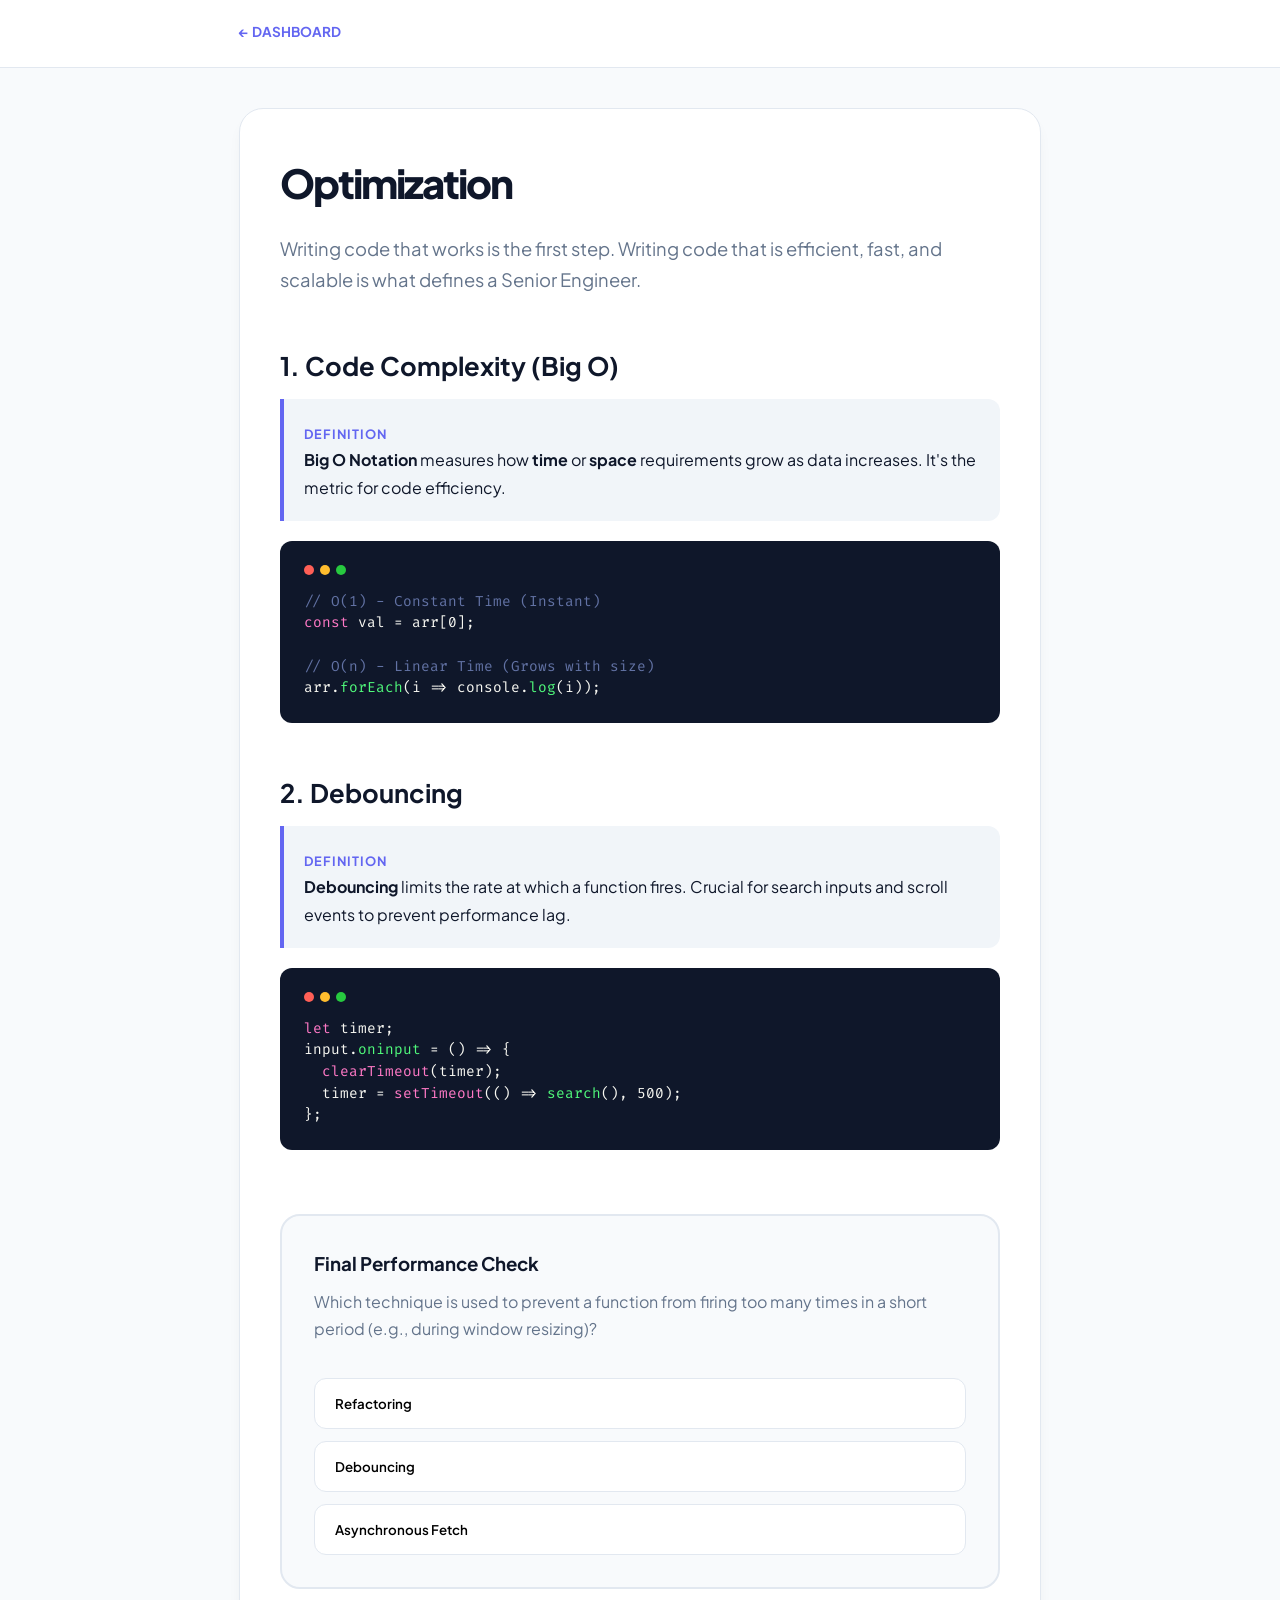
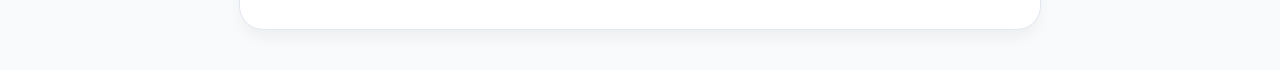
<file: courses/module5.html>
<!doctype html>
<html lang="en">
  <head>
    <meta charset="UTF-8" />
    <meta name="viewport" content="width=device-width, initial-scale=1.0" />
    <title>Module 5: Performance | WebAcademy</title>
    <link
      href="https://fonts.googleapis.com/css2?family=Plus+Jakarta+Sans:wght@400;500;600;700;800&family=Fira+Code:wght@400;500&display=swap"
      rel="stylesheet"
    />
    <style>
      :root {
        --accent: #6366f1;
        --bg: #f8fafc;
        --card: #ffffff;
        --text-main: #0f172a;
        --text-muted: #64748b;
        --border: #e2e8f0;
        --code-bg: #0f172a;
      }

      * {
        box-sizing: border-box;
        margin: 0;
        padding: 0;
      }

      body {
        background: var(--bg);
        font-family: "Plus Jakarta Sans", sans-serif;
        color: var(--text-main);
        line-height: 1.7;
      }

      .lesson-header {
        background: var(--card);
        border-bottom: 1px solid var(--border);
        padding: 20px 0;
        position: sticky;
        top: 0;
        z-index: 100;
      }

      .container {
        max-width: 850px;
        margin: 0 auto;
        padding: 0 24px;
      }

      .back-link {
        text-decoration: none;
        color: var(--accent);
        font-weight: 700;
        font-size: 0.85rem;
        display: flex;
        align-items: center;
        gap: 6px;
        margin-bottom: 4px;
      }

      .lesson-card {
        background: var(--card);
        border: 1px solid var(--border);
        border-radius: 24px;
        padding: 40px;
        margin: 40px 0;
        box-shadow: 0 10px 15px -3px rgba(0, 0, 0, 0.05);
      }

      h1 {
        font-size: 2.5rem;
        font-weight: 800;
        letter-spacing: -2px;
        margin-bottom: 16px;
      }

      h2 {
        font-size: 1.6rem;
        font-weight: 700;
        margin-top: 48px;
        margin-bottom: 12px;
        color: var(--text-main);
      }

      .intro-text {
        font-size: 1.15rem;
        color: var(--text-muted);
        margin-bottom: 32px;
      }

      .definition-box {
        background: #f1f5f9;
        border-left: 4px solid var(--accent);
        padding: 20px;
        border-radius: 0 12px 12px 0;
        margin-bottom: 20px;
      }

      .definition-box strong {
        color: var(--accent);
        text-transform: uppercase;
        font-size: 0.8rem;
        letter-spacing: 1px;
      }

      .terminal {
        background: var(--code-bg);
        border-radius: 12px;
        padding: 24px;
        margin-bottom: 32px;
        position: relative;
      }

      .terminal-header {
        display: flex;
        gap: 6px;
        margin-bottom: 16px;
      }

      .dot {
        width: 10px;
        height: 10px;
        border-radius: 50%;
      }

      .red {
        background: #ff5f56;
      }
      .yellow {
        background: #ffbd2e;
      }
      .green {
        background: #27c93f;
      }

      pre {
        margin: 0;
        color: #f8f8f2;
        font-family: "Fira Code", monospace;
        font-size: 0.9rem;
        overflow-x: auto;
        line-height: 1.5;
      }

      .quiz-section {
        background: #f8fafc;
        border: 2px solid var(--border);
        border-radius: 20px;
        padding: 32px;
        margin-top: 64px;
      }

      .option-btn {
        width: 100%;
        background: var(--card);
        border: 1px solid var(--border);
        padding: 16px 20px;
        border-radius: 12px;
        margin-top: 12px;
        cursor: pointer;
        font-weight: 600;
        font-family: inherit;
        text-align: left;
        transition: all 0.2s ease;
      }

      .option-btn:hover {
        border-color: var(--accent);
        transform: translateX(5px);
      }

      .option-btn.correct {
        border-color: #22c55e;
        background: #f0fdf4;
        color: #166534;
      }

      .option-btn.wrong {
        border-color: #ef4444;
        background: #fef2f2;
        color: #991b1b;
      }

      .btn-finish {
        background: var(--accent);
        color: white;
        border: none;
        padding: 18px;
        border-radius: 12px;
        font-weight: 800;
        font-size: 1.1rem;
        cursor: pointer;
        width: 100%;
        margin-top: 24px;
        display: block;
        text-decoration: none;
        text-align: center;
        box-shadow: 0 4px 14px 0 rgba(99, 102, 241, 0.39);
        transition: transform 0.2s;
      }

      .btn-finish:hover {
        transform: translateY(-2px);
      }
    </style>
  </head>
  <body>
    <header class="lesson-header">
      <div class="container">
        <a href="../index.html" class="back-link">← DASHBOARD</a>
      </div>
    </header>

    <main class="container">
      <article class="lesson-card">
        <h1>Optimization</h1>
        <p class="intro-text">
          Writing code that works is the first step. Writing code that is
          efficient, fast, and scalable is what defines a Senior Engineer.
        </p>

        <section>
          <h2>1. Code Complexity (Big O)</h2>
          <div class="definition-box">
            <strong>Definition</strong>
            <p>
              <b>Big O Notation</b> measures how <b>time</b> or <b>space</b>
              requirements grow as data increases. It's the metric for code
              efficiency.
            </p>
          </div>
          <div class="terminal">
            <div class="terminal-header">
              <div class="dot red"></div>
              <div class="dot yellow"></div>
              <div class="dot green"></div>
            </div>
            <pre>
<span style="color: #6272a4;">// O(1) - Constant Time (Instant)</span>
<span style="color: #ff79c6;">const</span> val = arr[0];

<span style="color: #6272a4;">// O(n) - Linear Time (Grows with size)</span>
arr.<span style="color: #50fa7b;">forEach</span>(i => console.<span style="color: #50fa7b;">log</span>(i));</pre>
          </div>
        </section>

        <section>
          <h2>2. Debouncing</h2>
          <div class="definition-box">
            <strong>Definition</strong>
            <p>
              <b>Debouncing</b> limits the rate at which a function fires.
              Crucial for search inputs and scroll events to prevent performance
              lag.
            </p>
          </div>
          <div class="terminal">
            <div class="terminal-header">
              <div class="dot red"></div>
              <div class="dot yellow"></div>
              <div class="dot green"></div>
            </div>
            <pre>
<span style="color: #ff79c6;">let</span> timer;
input.<span style="color: #50fa7b;">oninput</span> = () => {
  <span style="color: #ff79c6;">clearTimeout</span>(timer);
  timer = <span style="color: #ff79c6;">setTimeout</span>(() => <span style="color: #50fa7b;">search</span>(), 500);
};</pre>
          </div>
        </section>

        <div id="quiz-ui" class="quiz-section">
          <h3 style="margin-bottom: 8px">Final Performance Check</h3>
          <p style="color: var(--text-muted); margin-bottom: 24px">
            Which technique is used to prevent a function from firing too many
            times in a short period (e.g., during window resizing)?
          </p>

          <button class="option-btn" onclick="checkAnswer(this, 'refactor')">
            Refactoring
          </button>
          <button class="option-btn" onclick="checkAnswer(this, 'debounce')">
            Debouncing
          </button>
          <button class="option-btn" onclick="checkAnswer(this, 'async')">
            Asynchronous Fetch
          </button>
        </div>

        <div
          id="success-ui"
          style="display: none; text-align: center; margin-top: 60px"
        >
          <div style="font-size: 5rem; margin-bottom: 16px">⚡</div>
          <h2 style="margin-bottom: 8px">Curriculum Complete!</h2>
          <p class="intro-text">
            You have officially finished the WebAcademy Foundations track.
          </p>
          <a href="../index.html" class="btn-finish">RETURN TO DASHBOARD</a>
        </div>
      </article>
    </main>

    <script>
      function checkAnswer(btn, choice) {
        if (choice === "debounce") {
          btn.classList.add("correct");
          btn.innerHTML = "✓ Correct! Progress Saved.";

          // CRITICAL: Save completion to LocalStorage
          localStorage.setItem("module5_completed", "true");

          setTimeout(() => {
            document.getElementById("quiz-ui").style.display = "none";
            document.getElementById("success-ui").style.display = "block";
            window.scrollTo({
              top: document.body.scrollHeight,
              behavior: "smooth",
            });
          }, 800);
        } else {
          btn.classList.add("wrong");
          btn.innerHTML = "✕ Not quite. Try again!";
          setTimeout(() => {
            btn.classList.remove("wrong");
            btn.innerHTML =
              choice === "refactor" ? "Refactoring" : "Asynchronous Fetch";
          }, 1200);
        }
      }
    </script>
  </body>
</html>
</file>
<file: styles.css>
/* --- SYSTEM DESIGN TOKENS --- */
:root {
  --accent: #6366f1;
  --accent-soft: #eef2ff;
  --bg: #f8fafc;
  --card: #ffffff;
  --text-main: #0f172a;
  --text-muted: #64748b;
  --border: #e2e8f0;
  --success: #22c55e;
}

* {
  box-sizing: border-box;
  margin: 0;
  padding: 0;
}

body {
  background-color: var(--bg);
  color: var(--text-main);
  font-family: "Plus Jakarta Sans", sans-serif;
  line-height: 1.6;
  -webkit-font-smoothing: antialiased;
}

/* --- UTILITIES --- */
.container {
  max-width: 1100px;
  margin: 0 auto;
  padding: 0 24px;
}

/* --- CARDS & UI --- */
.glass-card {
  background: var(--card);
  border: 1px solid var(--border);
  border-radius: 24px;
  padding: 32px;
  transition:
    transform 0.3s cubic-bezier(0.4, 0, 0.2, 1),
    box-shadow 0.3s ease;
}

.glass-card:hover {
  transform: translateY(-4px);
  box-shadow: 0 20px 25px -5px rgba(0, 0, 0, 0.05);
}

/* --- BUTTONS --- */
.btn-primary {
  background: var(--accent);
  color: white;
  padding: 12px 24px;
  border-radius: 12px;
  text-decoration: none;
  font-weight: 700;
  display: inline-block;
  transition: filter 0.2s;
}

.btn-primary:hover {
  filter: brightness(1.1);
}

.btn-locked {
  background: #f1f5f9;
  color: #94a3b8;
  cursor: not-allowed;
  pointer-events: none;
}
</file>
